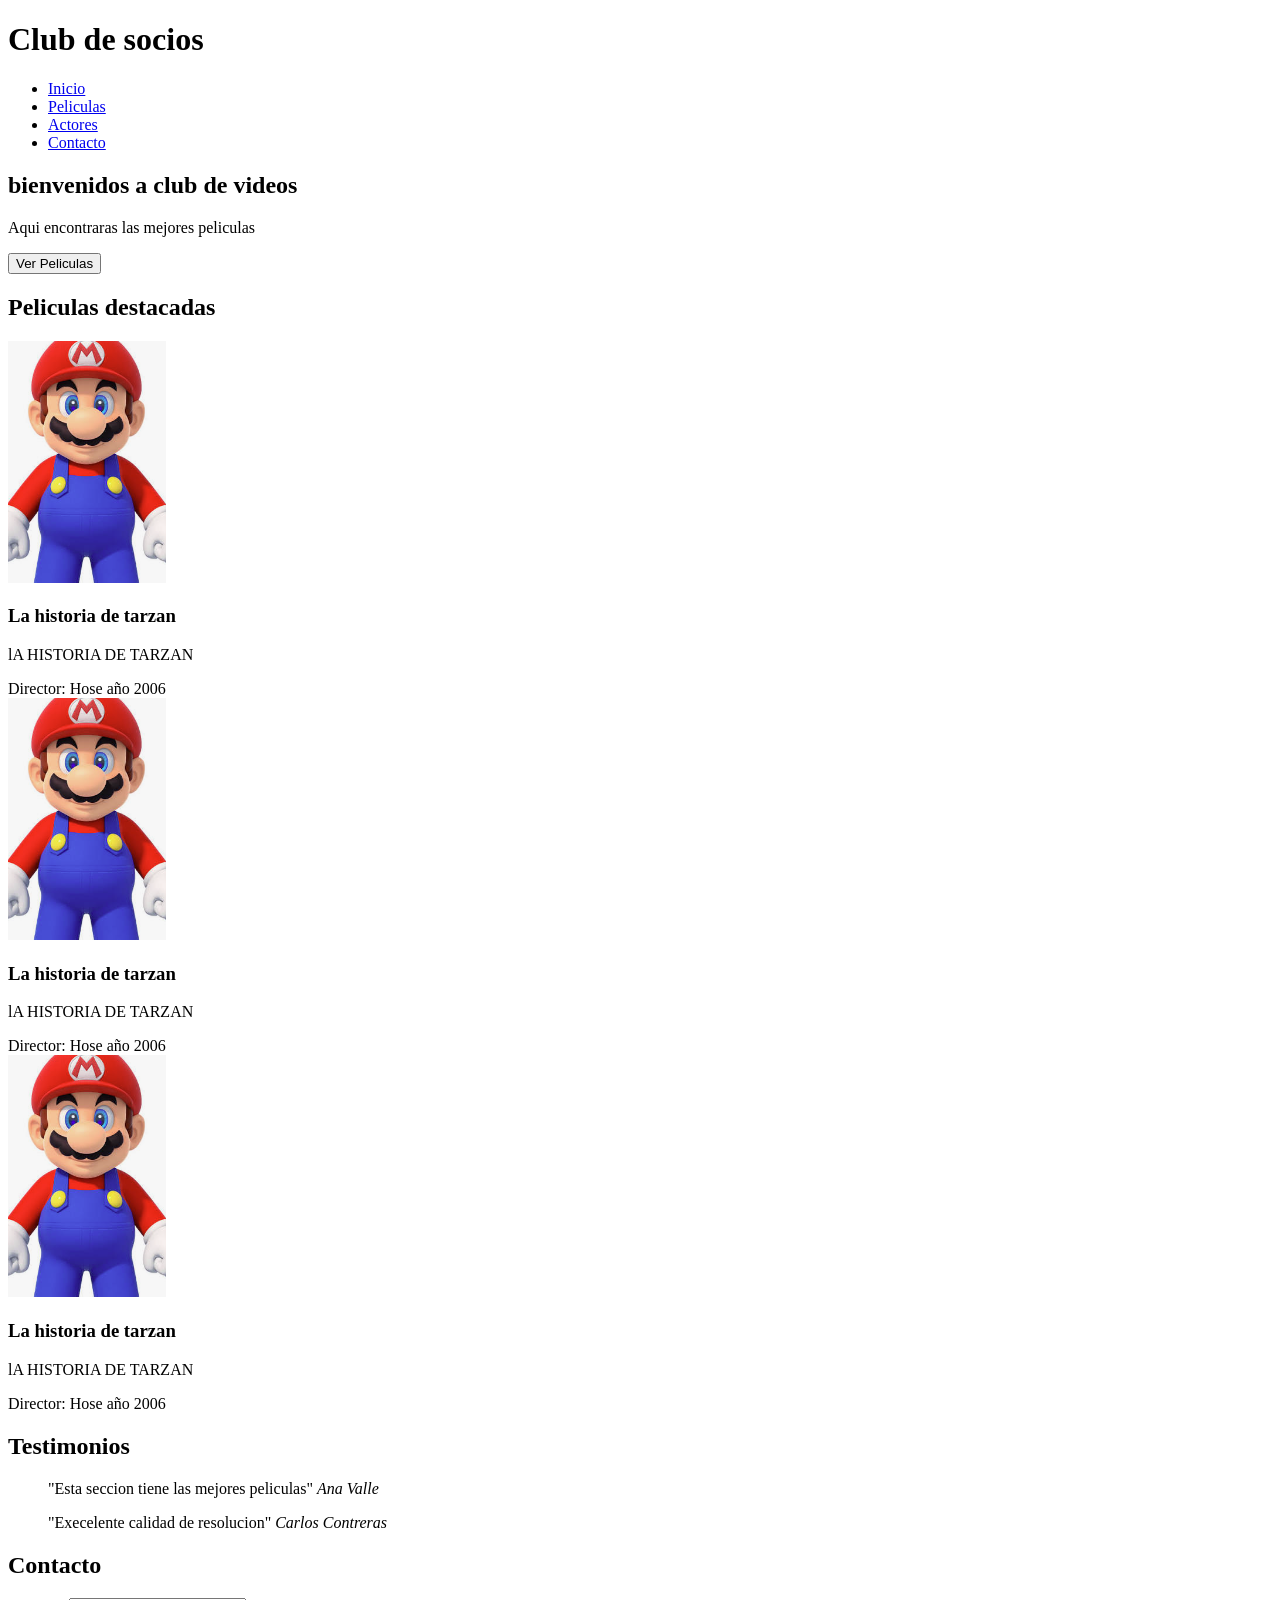
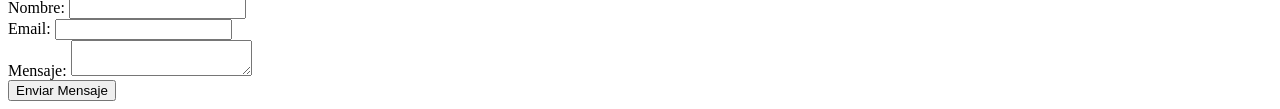
<file: index.html>
<!DOCTYPE html>
<html lang="en">
<head>
    <meta charset="UTF-8">
    <meta name="viewport" content="width=device-width, initial-scale=1.0">
    <meta name="Description" content="Club de video"> 
    <meta name="keywords" content="peliculas, videos, cine, series">
    <meta property="og:title" content="Club de socios">
    <meta name="Samuel Luna" conctent="Club de socios"> 

    <meta property="og:title" content="Club de socios - el mejor lugar para ver peliculas">
    <meta property="og:image" content="http:// club de socios">
    <meta property="og:type" content="website">
    <meta property="og:site_name" content="Club de socios">

    <meta name="twitter: title" conctent="Club de socios - el mejor lugar para ver peliculas"> 
     <meta name="twitter: description" conctent="Las mejores peliculas y videos"> 


    <meta>
    <meta>
    <title>Club de socios</title>

</head>
<body>
    <header>
        <div class="logo">
            <h1>Club de socios</h1>
        </div>
        <nav>
            <ul>
                <li><a href="#inicio">Inicio</a></li><!--  -->
                <li><a href="#peliculas">Peliculas</a></li>
                <li><a href="#actores">Actores</a></li>
                <li><a href="#Contacto">Contacto</a></li>
            </ul>
        </nav>
        
    </header>
    <main> 
        <main>
            <section id="inicio">
                <h2>bienvenidos a club de videos</h2>
                <p>Aqui encontraras las mejores peliculas</p>
                <button>Ver Peliculas</button>
            </section>
            <section id="peliculas">
                <h2>Peliculas destacadas</h2>
                <article itemscope itemtype="https://mipagina/movie">
                    <img src="images/mario.png" alt="pelicula animada" itemprop="Pelicula animada"><!-- aui sirve para poner imganenes -->
                    <h3 itemprop="name"> La historia de tarzan</h3>
                    <p itemprop="description"> lA HISTORIA DE TARZAN</p>
                    <SPAN itemprop="director">Director: Hose</SPAN>
                    <span itemprop="published">año 2006</span>
                </article>
                <article itemscope itemtype="https://mipagina/movie">
                    <img src="images/mario.png" alt="pelicula animada" itemprop="Pelicula animada"><!-- aui sirve para poner imganenes -->
                    <h3 itemprop="name"> La historia de tarzan</h3>
                    <p itemprop="description"> lA HISTORIA DE TARZAN</p>
                    <SPAN itemprop="director">Director: Hose</SPAN>
                    <span itemprop="published">año 2006</span>
                </article>
                <article itemscope itemtype="https://mipagina/movie">
                    <img src="images/mario.png" alt="pelicula animada" itemprop="Pelicula animada"><!-- aui sirve para poner imganenes -->
                    <h3 itemprop="name"> La historia de tarzan</h3>
                    <p itemprop="description"> lA HISTORIA DE TARZAN</p>
                    <SPAN itemprop="director">Director: Hose</SPAN>
                    <span itemprop="published">año 2006</span>
                </article>
                <article>

                </article>
                <article>

                </article>
            </section>
            <section id="testimonios">
                <h2>Testimonios</h2>
                <blockquote>
                    "Esta seccion tiene las mejores peliculas"
                    <cite>Ana Valle</cite>
                </blockquote>
                 <blockquote>
                    "Execelente calidad de resolucion"
                    <cite>Carlos Contreras</cite>
                </blockquote>
            </section>
            <section id="contacto">
                <h2>Contacto</h2>
                <form action="#" metodo="Post">
                    <div>
                        <label for="nombre">Nombre:</label>
                        <input type="text" id="nombre" name="nombre" required minlength="3">
                    </div>
                    <div>
                        <label for="email">Email:</label>
                        <input type="email" id="email" name="email" required>
                    </div>
                    <div>
                        <label for="mensaje">Mensaje:</label>
                        <textarea name="mensaje" id="mensaje" required minlength="15"></textarea>
                    </div>
                    <div>
                        <input type="submit" value="Enviar Mensaje">
                    </div>
                </form>

            </section>
        </main>
    </main>
</body>
</html>
</file>
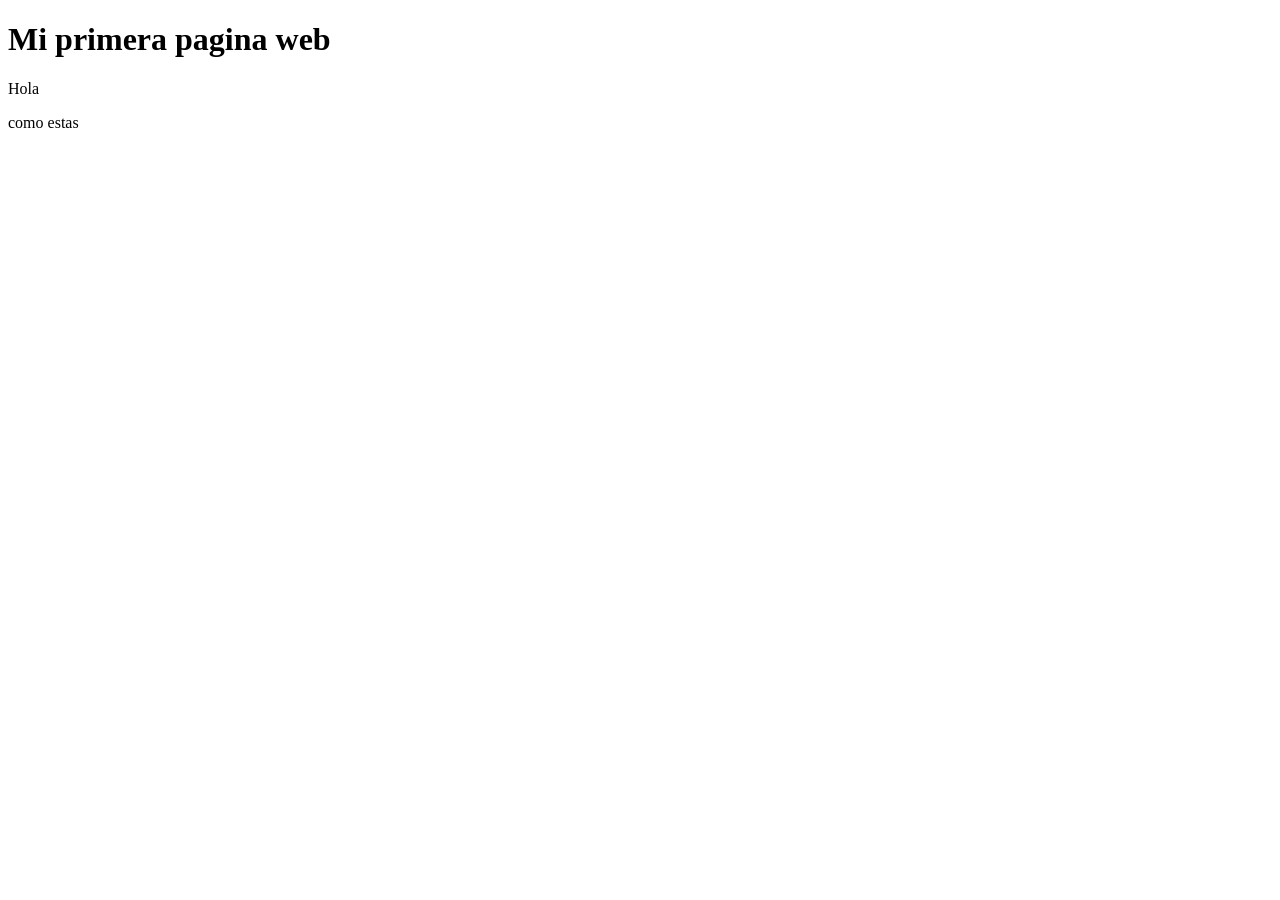
<file: ejercicio1.html>
<!DOCTYPE html>
<html lang="en">
<head>
    <meta charset="UTF-8">
    <meta name="viewport" content="width=device-width, initial-scale=1.0">
    <title>Document</title>
</head>
<body>
    <h1>Mi primera pagina web</h1>
    <p>Hola</p>
    <p>como estas</p>
</body>
</html>
</file>
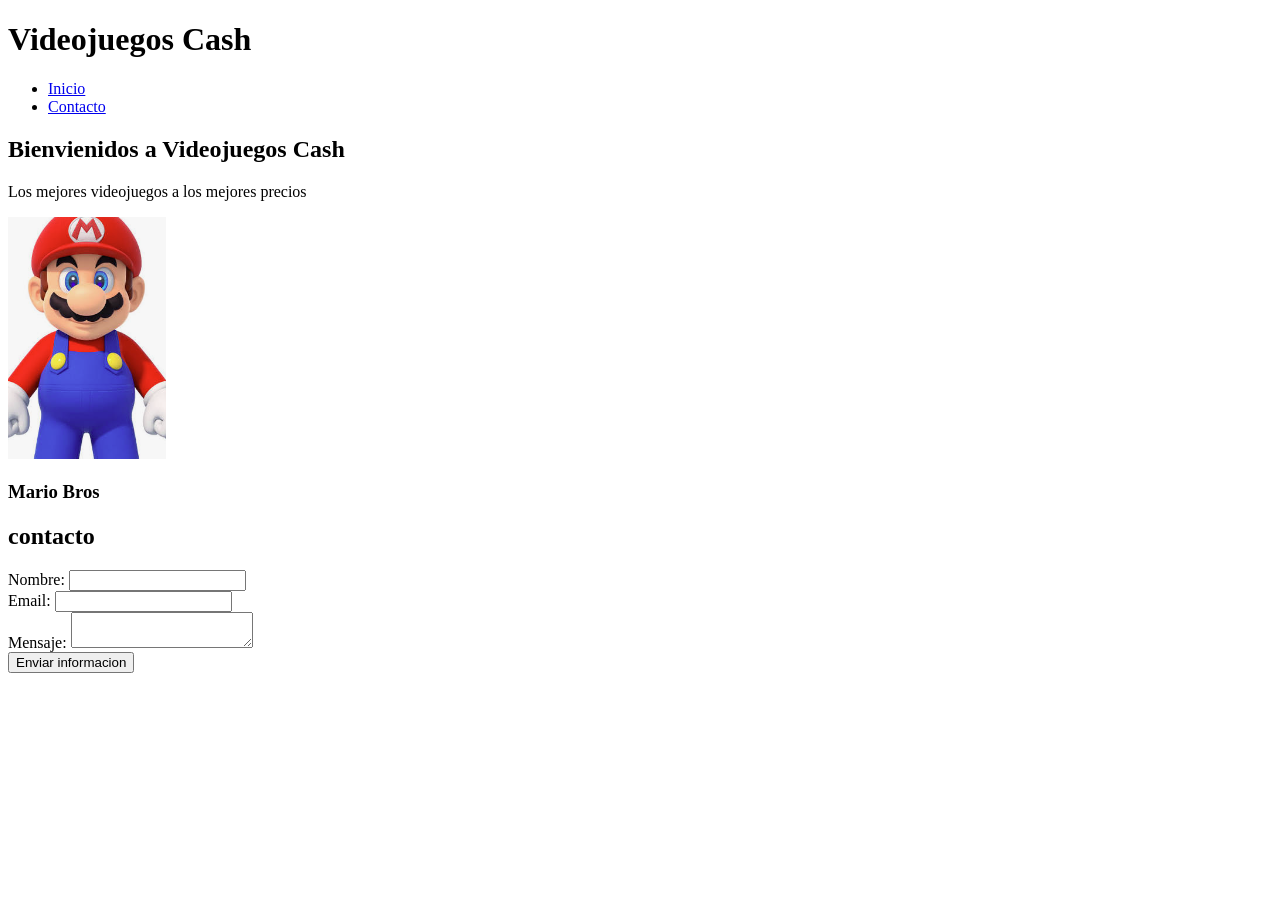
<file: ejercicio4.html>
<!DOCTYPE html>
<html lang="en">
<head>
    <meta charset="UTF-8">
    <meta name="viewport" content="width=device-width, initial-scale=1.0">
    <title>Document</title>
</head>
<body>
    <header>
        <div clas="logo">
            <h1>Videojuegos Cash</h1>
        </div>
         <nav>
            <ul>
                <li><a href="#inicio">Inicio</a></li>
                <li><a href="#contacto">Contacto</a></li>
            </ul>
         </nav>
    </header>
    <main>
        <section id="inicio">
            <h2>Bienvienidos a Videojuegos Cash</h2>
            <p>Los mejores videojuegos a los mejores precios</p>
            <article itemscope itemtype="https://es.wikipedia.org/wiki/Wiki">
                <img src="images/mario.png" alt="Videojuego" itemprop="Videojuego de mario">
                <h3>Mario Bros</h3>
            </article>
        </section>
        <section id="contacto">
            <h2>contacto</h2>
            <form action="#" metodo="post">
                <div>
                        <label for="nombre">Nombre:</label>
                        <input type="text" id="nombre" name="nombre" required minlength="3">
                    </div>
                    <div>
                        <label for="email">Email:</label>
                        <input type="email" id="email" name="email" required>
                    </div>
                    <div>
                        <label for="mensaje">Mensaje:</label>
                        <textarea name="mensaje" id="mensaje" required minlength="15"></textarea>
                    </div>
                    <div>
                        <button>Enviar informacion</button>
                    </div>
            </form>
        </section>
    </main>
    
</body>
</html>
</file>
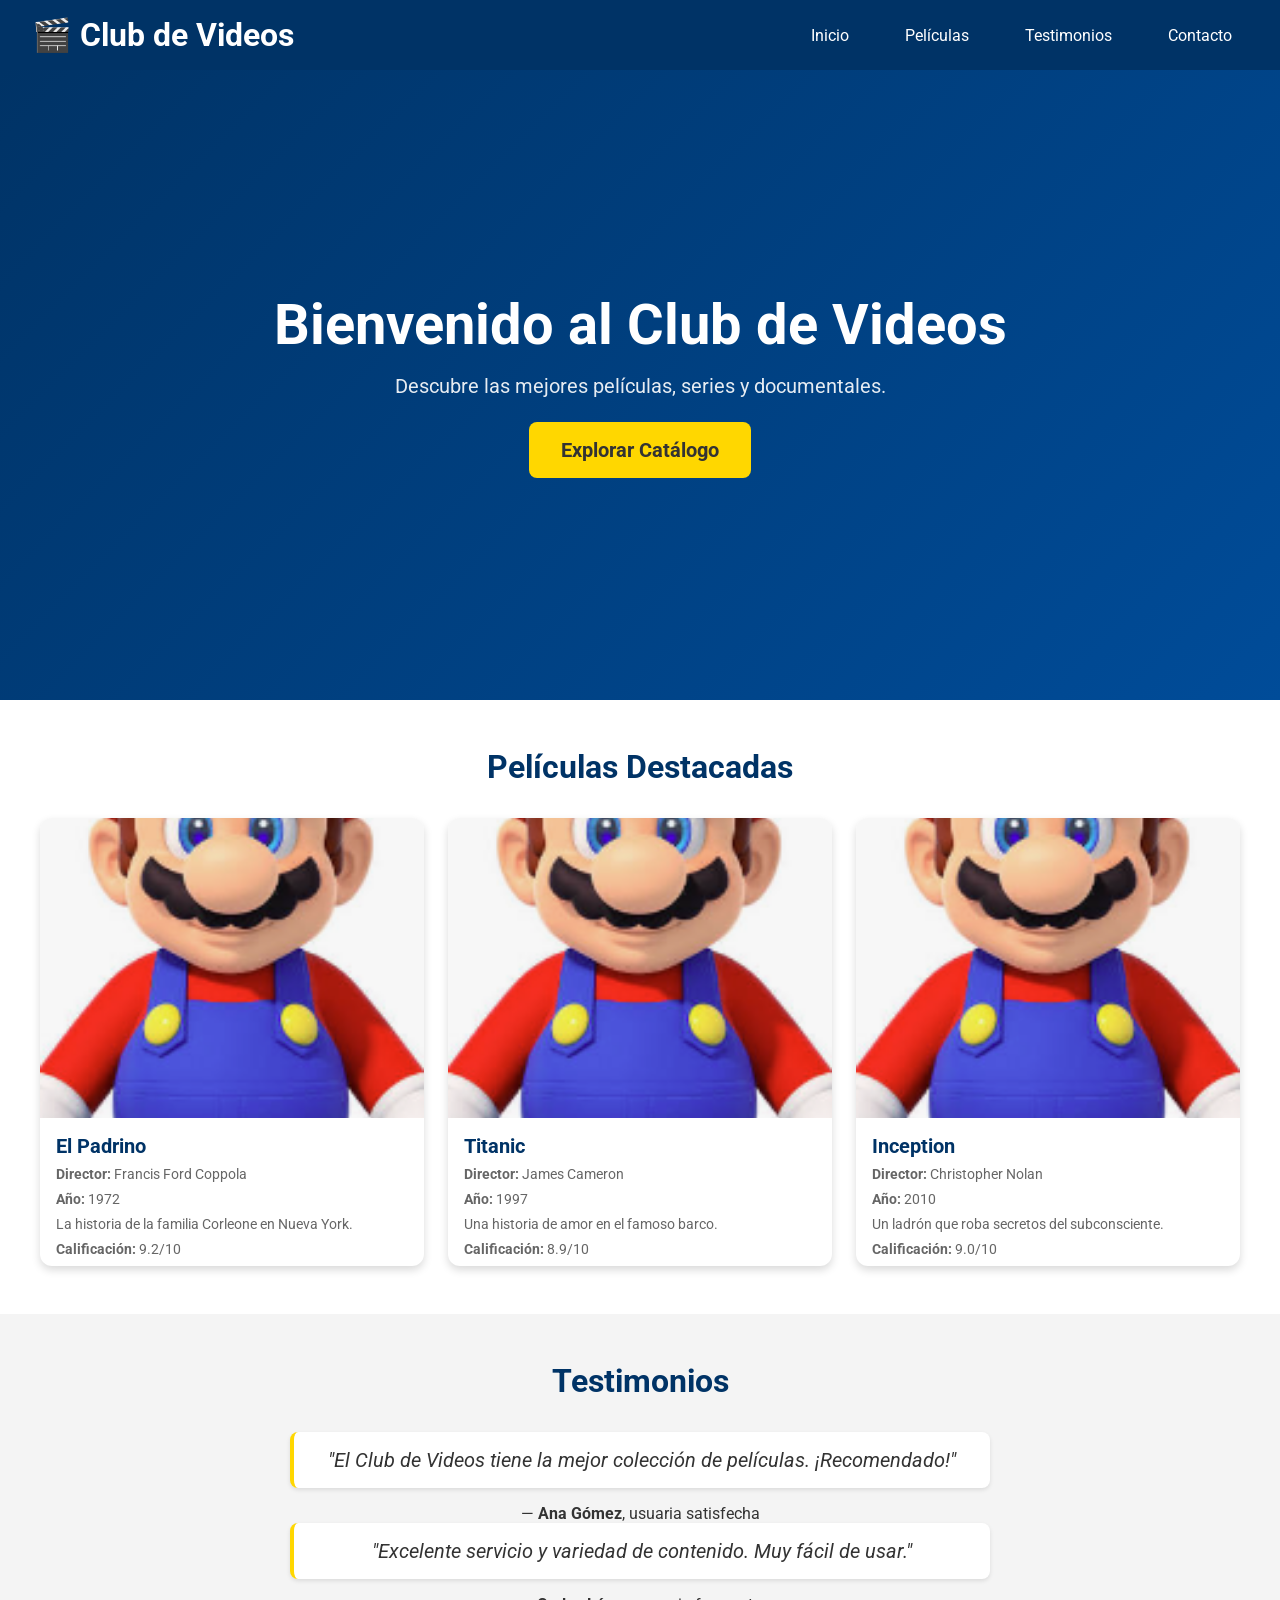
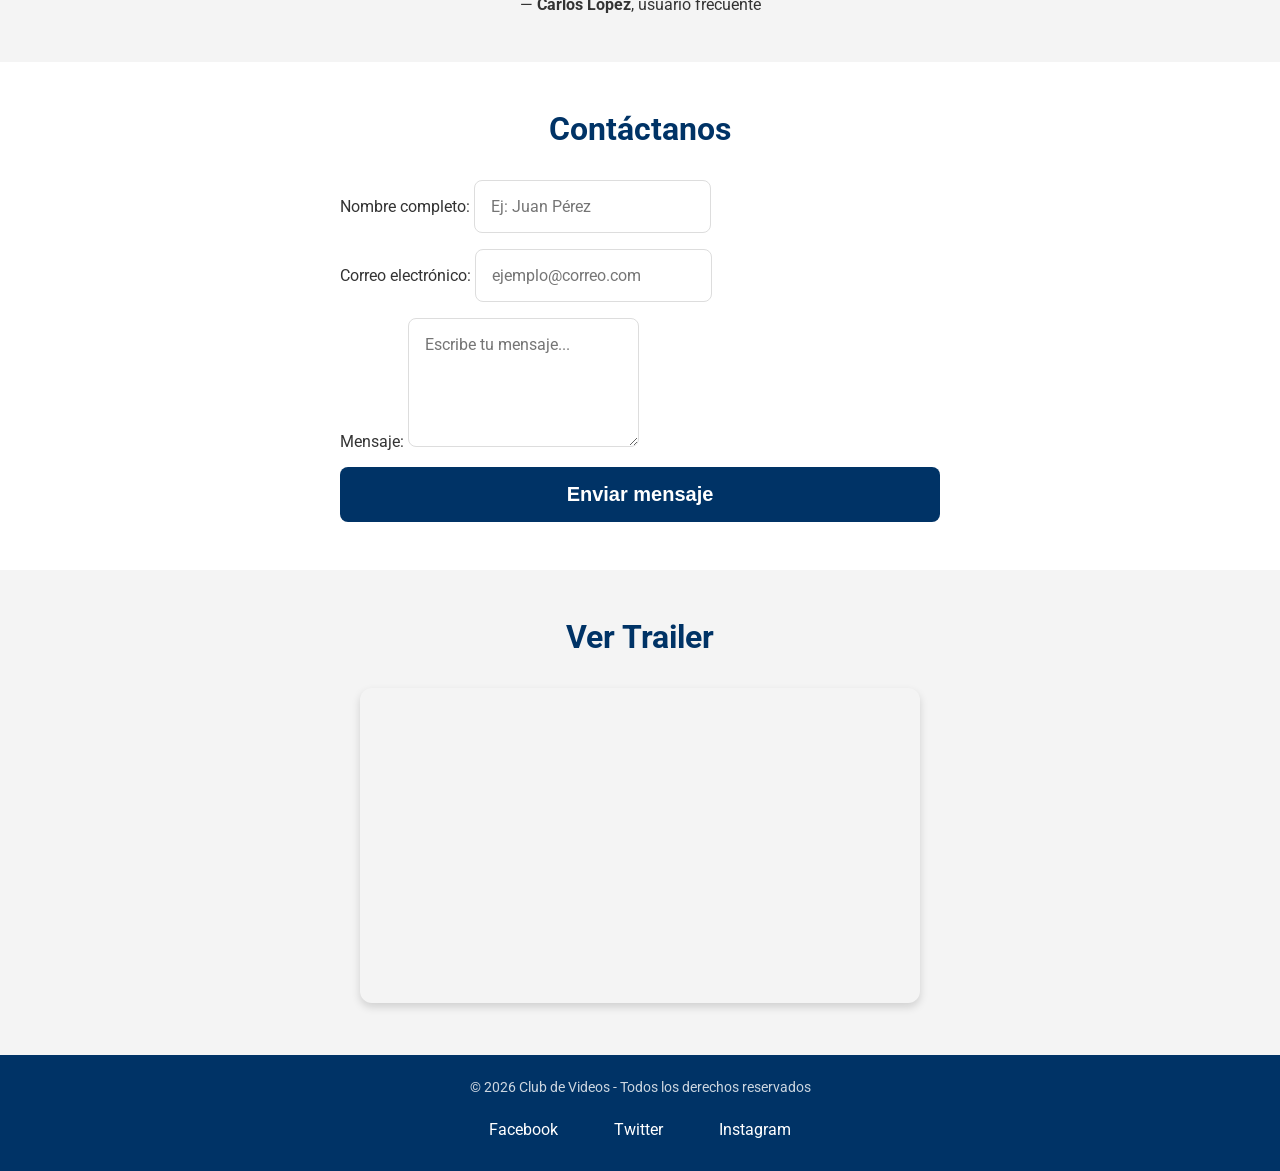
<file: index0.html>
<!DOCTYPE html>
<html lang="es">
<head>
    <meta charset="UTF-8">
    <meta name="viewport" content="width=device-width, initial-scale=1.0">
    <title>Club de Videos - Las mejores películas</title>
    <meta name="description" 
          content="Club de Videos: Disfruta de las mejores películas, series y documentales. ¡Suscríbete ahora!">
    <meta name="keywords" 
          content="películas, series, documentales, cine, entretenimiento, club de videos">
    <meta name="author" content="Club de Videos">
    <meta name="robots" content="index, follow">
    <meta property="og:title" content="Club de Videos">
    <meta property="og:description" 
          content="Disfruta de las mejores películas, series y documentales.">
    <meta property="og:image" content="https://clubvideos.com/og-image.jpg">
    <meta property="og:url" content="https://clubvideos.com">
    <meta property="og:type" content="website">
    <meta property="og:site_name" content="Club de Videos">
    <link rel="icon" href="assets/images/favicon.ico" type="image/x-icon">
    <link href="https://fonts.googleapis.com/css2?family=Roboto:wght@300;400;700&display=swap" 
          rel="stylesheet">
    <link rel="stylesheet" href="style.css">
</head>
<body>
    <header>
        <h1 >🎬 Club de Videos</h1>
        <nav>
            <ul>
                <li><a href="#inicio">Inicio</a></li>
                <li><a href="#peliculas">Películas</a></li>
                <li><a href="#testimonios">Testimonios</a></li>
                <li><a href="#contacto">Contacto</a></li>
            </ul>
        </nav>
    </header>
    <main>
        <section id="inicio">
            <h2>Bienvenido al Club de Videos</h2>
            <p>Descubre las mejores películas, series y documentales.</p>
            <a href="#peliculas">Explorar Catálogo</a>
        </section>
        <section id="peliculas">
            <h2>Películas Destacadas</h2>
            <div class="peliculas-grid">
                <article itemscope itemtype="https://schema.org/Movie">
                    <img itemprop="image" 
                         src="assets/images/mario.png" 
                         alt="Cartel de la película El Padrino">
                    <h3 itemprop="name">El Padrino</h3>
                    <p><strong>Director:</strong> <span itemprop="director">Francis Ford Coppola</span></p>
                    <p><strong>Año:</strong> <span itemprop="datePublished">1972</span></p>
                    <p itemprop="description">La historia de la familia Corleone en Nueva York.</p>
                    <p><strong>Calificación:</strong> 
                        <span itemprop="aggregateRating" itemscope itemtype="https://schema.org/AggregateRating">
                            <span itemprop="ratingValue">9.2</span>/10
                        </span>
                    </p>
                </article>
                <article itemscope itemtype="https://schema.org/Movie">
                    <img itemprop="image" 
                         src="assets/images/mario.png" 
                         alt="Cartel de la película Titanic">
                    <h3 itemprop="name">Titanic</h3>
                    <p><strong>Director:</strong> <span itemprop="director">James Cameron</span></p>
                    <p><strong>Año:</strong> <span itemprop="datePublished">1997</span></p>
                    <p itemprop="description">Una historia de amor en el famoso barco.</p>
                    <p><strong>Calificación:</strong> 
                        <span itemprop="aggregateRating" itemscope itemtype="https://schema.org/AggregateRating">
                            <span itemprop="ratingValue">8.9</span>/10
                        </span>
                    </p>
                </article>
                <article itemscope itemtype="https://schema.org/Movie">
                    <img itemprop="image" 
                         src="assets/images/mario.png" 
                         alt="Cartel de la película Inception">
                    <h3 itemprop="name">Inception</h3>
                    <p><strong>Director:</strong> <span itemprop="director">Christopher Nolan</span></p>
                    <p><strong>Año:</strong> <span itemprop="datePublished">2010</span></p>
                    <p itemprop="description">Un ladrón que roba secretos del subconsciente.</p>
                    <p><strong>Calificación:</strong> 
                        <span itemprop="aggregateRating" itemscope itemtype="https://schema.org/AggregateRating">
                            <span itemprop="ratingValue">9.0</span>/10
                        </span>
                    </p>
                </article>
            </div>
        </section>
        <section id="testimonios">
            <h2>Testimonios</h2>
            <blockquote>
                "El Club de Videos tiene la mejor colección de películas. ¡Recomendado!"
            </blockquote>
            <p>— <strong>Ana Gómez</strong>, usuaria satisfecha</p>
            
            <blockquote>
                "Excelente servicio y variedad de contenido. Muy fácil de usar."
            </blockquote>
            <p>— <strong>Carlos López</strong>, usuario frecuente</p>
        </section>
        <section id="contacto">
            <h2>Contáctanos</h2>
            <form action="/api/contacto" method="POST">
                <div>
                    <label for="nombre">Nombre completo:</label>
                    <input type="text" 
                           id="nombre" 
                           name="nombre" 
                           required 
                           minlength="3" 
                           maxlength="50" 
                           placeholder="Ej: Juan Pérez">
                </div>
                <div>
                    <label for="email">Correo electrónico:</label>
                    <input type="email" 
                           id="email" 
                           name="email" 
                           required 
                           placeholder="ejemplo@correo.com">
                </div>
                <div>
                    <label for="mensaje">Mensaje:</label>
                    <textarea id="mensaje" 
                              name="mensaje" 
                              required 
                              minlength="10" 
                              rows="5" 
                              placeholder="Escribe tu mensaje..."></textarea>
                </div>
                <button type="submit">Enviar mensaje</button>
            </form>
        </section>
    </main>
    <section id="trailers">
        <h2>Ver Trailer</h2>
        <iframe width="560" height="315" src="https://www.youtube.com/embed/8DVYLMyz0IU?si=yP3YvfYoBlnf5H3y" title="YouTube video player" frameborder="0" allow="accelerometer; autoplay; clipboard-write; encrypted-media; gyroscope; picture-in-picture; web-share" referrerpolicy="strict-origin-when-cross-origin" allowfullscreen></iframe>
    </section>
    <footer>
        <p>&copy; 2026 Club de Videos - Todos los derechos reservados</p>
        <!-- Enlaces a redes sociales (se estilarán en la Semana 3) -->
        <div class="social-links">
            <a href="#">Facebook</a>
            <a href="#">Twitter</a>
            <a href="#">Instagram</a>
        </div>
    </footer>
    
</body>
</html>
</file>
<file: style.css>
:root {/*seudoclase*/
    --color-primary: #003366;
    --color-primary-light: #004c99;
    --color-secondary: #ffd700;
    --color-background: #f4f4f4;
    --color-text: #333333;
    --color-text-light: #666666;
    --color-white: #ffffff;

    --spacing-small: 8px;
    --spacing-medium: 16px;
    --spacing-large: 24px;
    --spacing-xl: 32px;
    --spacing-xxl: 48px;

    --font-family: 'Roboto', Arial, sans-serif;
    --font-size-base: 16px;
    --font-size-large: 1.25rem;
    --font-size-xl: 2rem;
    --font-size-xxl: 3.5rem;

    --shadow-small: 0 2px 4px rgba(0,0,0,0.1);/* sombreados */
    --shadow-medium: 0 4px 8px rgba(0,0,0,0.15);
    --shadow-hover: 0 8px 24px rgba(0,0,0,0.25);

    --transition-fast: 0.2s ease;
    --transition-medium: 0.3s ease;/* tiempo de duracion y aceleracion de la animacion */
}

* { /* selector universal, afecta toda la pagina */
    margin: 0;/* margen exterior 0*/
    padding: 0;/* margen interior o de relleno 0*/
    box-sizing: border-box;/* se asegura que todo sigue el padding y margin anteriormente establecidos*/
}

body {
    font-family: var(--font-family);/*para llamar a la variables*/
    font-size: var(--font-size-base);
    color: var(--color-text);
    background-color: var(--color-background);
}

header {
    display: flex;/*greed vs flex*/
    justify-content: space-between;
    align-items: center;
    padding: var(--spacing-medium) var(--spacing-xl);
    background-color: var(--color-primary);
    color: var(--color-white);
    box-shadow: var(--shadow-small);
}

header h1 {
    font-size: var(--font-size-xl);
    font-weight: 700;
    color: var(--color-white);
}

nav ul{
    display: flex;
    list-style: none;
    gap:var(--spacing-large);
    
}


nav ul li a {
    color: var(--color-white);
    text-decoration: none;
    padding: var(--spacing-small) var(--spacing-medium);
    border-radius: 4px;
    transition: all var(--transition-fast);
}

nav ul li a:hover {/* se aplica cuando el raton pasa por encima del elemento*/
    background-color: rgba(255, 255, 255, 0.5);/*cuarto elemento transparencia */
    color: var(--color-secondary);
}

#inicio {
    display: flex;
    flex-direction: column;
    justify-content: center;
    align-items: center;
    text-align: center;
    padding: var(--spacing-xxl) var(--spacing-xl);
    min-height: 60vh;
    background: linear-gradient(
        135deg,/*investigar*/
        var(--color-primary),
        var(--color-primary-light)
    );
    color: var(--color-white);
}

#inicio h2 {
    font-size: var(--font-size-xxl);
    font-weight: 700;
    margin-bottom: var(--spacing-medium);/**/
    animation: fadeIn 1.5s ease-in-out; /*tiempo que tarda la animacion, hace que se muevan las letras*/
}

#inicio p {
    font-size: var(--font-size-large);
    margin-bottom: var(--spacing-large);
    opacity: 0.9;/*opacidad*/
    animation: slideIn 1.8s ease-out; /* animacion de caida*/
}


#inicio a {
    display: inline-block;
    background-color: var(--color-secondary);
    color: var(--color-text);
    padding: var(--spacing-medium) var(--spacing-xl);
    border-radius: 8px;
    text-decoration: none;
    font-weight: 700;
    font-size: var(--font-size-large);
    transition: all var(--transition-medium);
    animation: fadeIn 2s ease-in-out;
}

#inicio a:hover {

    transform: scale(1.05);/*aumenta el tamano del boton un 5%*/

    box-shadow: var(--shadow-medium);

    background-color: #ffed4a;
}

#peliculas {

    padding: var(--spacing-xxl) var(--spacing-xl);

    background-color: var(--color-white);
}

#peliculas h2 {

    font-size: var(--font-size-xl);

    color: var(--color-primary);

    text-align: center;

    margin-bottom: var(--spacing-xl);
}

.peliculas-grid {/*clase peliculas grid*/

    display: flex;

    flex-wrap: wrap;

    justify-content: center;

    gap: var(--spacing-large);

    max-width: 1200px;

    margin: 0 auto;
}

.peliculas-grid article {

    display: flex;

    flex-direction: column;

    flex: 1;

    min-width: 250px;

    max-width: 300px;

    background-color: var(--color-white);

    border-radius: 12px;

    box-shadow: var(--shadow-medium);

    overflow: hidden;

    transition: all var(--transition-medium);
}

.peliculas-grid article:hover {

    transform: translateY(-8px); /*desplaza la imagen hacia arriba, la subida es - y la bajada +*/

    box-shadow: var(--shadow-hover);
}

.peliculas-grid article img {

    width: 100%;

    height: 300px;

    object-fit: cover;/*Reajusta el tama;o la imagen en su lugar asignado*/

    object-position: center;
}

.peliculas-grid article h3 {

    font-size: var(--font-size-large);

    color: var(--color-primary);

    padding: var(--spacing-medium) var(--spacing-medium) var(--spacing-small);
}

.peliculas-grid article p {

    color: var(--color-text-light);

    padding: 0 var(--spacing-medium) var(--spacing-small);

    font-size: 0.9rem;
}

#testimonios {

    padding: var(--spacing-xxl) var(--spacing-xl);

    background-color: var(--color-background);

    text-align: center;
}

#testimonios h2 {

    font-size: var(--font-size-xl);

    color: var(--color-primary);

    margin-bottom: var(--spacing-xl);
}

#testimonios blockquote {

    font-size: var(--font-size-large);

    font-style: italic;

    max-width: 700px;/*ancho*/

    margin: 0 auto var(--spacing-medium);

    padding: var(--spacing-medium);

    border-left: 4px solid var(--color-secondary);

    background-color: var(--color-white);

    border-radius: 8px;

    box-shadow: var(--shadow-small);
}

#contacto {

    padding: var(--spacing-xxl) var(--spacing-xl);

    background-color: var(--color-white);
}

#contacto h2 {

    font-size: var(--font-size-xl);

    color: var(--color-primary);

    text-align: center;

    margin-bottom: var(--spacing-xl);
}

form {

    max-width: 600px;

    margin: 0 auto;

    display: flex;

    flex-direction: column;

    gap: var(--spacing-medium);
}

form input,
form textarea {

    padding: var(--spacing-medium);

    border: 1px solid #ddd;

    border-radius: 8px;

    font-size: var(--font-size-base);

    font-family: var(--font-family);

    transition: border-color var(--transition-fast);
}

form input:focus,/*estilo que se aplica cuando estamos dentro del input o textarea*/
form textarea:focus {

    outline: none;

    border-color: var(--color-primary);

    box-shadow: 0 0 0 3px rgba(0, 51, 102, 0.2);
}

form textarea {

    resize: vertical;

    min-height: 120px;
}

form button {

    background-color: var(--color-primary);

    color: var(--color-white);

    padding: var(--spacing-medium);

    border: none;

    border-radius: 8px;

    font-weight: 700;

    font-size: var(--font-size-large);

    cursor: pointer;/*cambia el raton por una manito cuando apuntamos al boton*/

    transition: all var(--transition-medium);
}

form button:hover {

    background-color: var(--color-secondary);

    color: var(--color-text);

    transform: scale(1.02);

    box-shadow: var(--shadow-medium);
}

#trailers {

    padding: var(--spacing-xxl) var(--spacing-xl);

    text-align: center;

    background-color: var(--color-background);
}

#trailers h2 {

    font-size: var(--font-size-xl);

    color: var(--color-primary);

    margin-bottom: var(--spacing-xl);
}

#trailers iframe {/* nos permite cololar algun documento o vide dentro de la pagina web*/

    max-width: 100%;

    border-radius: 12px;

    box-shadow: var(--shadow-medium);
}

footer {

    background-color: var(--color-primary);

    color: var(--color-white);

    padding: var(--spacing-large) var(--spacing-xl);

    text-align: center;
}

footer p {

    font-size: 0.9rem;

    opacity: 0.8;

    margin-bottom: var(--spacing-medium);
}

footer .social-links {

    display: flex;

    justify-content: center;

    gap: var(--spacing-large);
}

footer .social-links a {

    color: var(--color-white);

    text-decoration: none;

    padding: var(--spacing-small) var(--spacing-medium);

    border-radius: 4px;

    transition: all var(--transition-fast);
}

footer .social-links a:hover {

    background-color: rgba(255, 255, 255, 0.1);

    color: var(--color-secondary);
}

@media (min-width: 768px) {/*si la pantalla cumple este dimension, de aplica los siguientes estilos*/

    #inicio {
        min-height: 50vh;

        padding: var(--spacing-xxl) var(--spacing-xxl);
    }

    #inicio h2 {
        font-size: 3rem;
    }

    .peliculas-grid {

        display: grid;

        grid-template-columns: repeat(2, 1fr);

        gap: var(--spacing-large);
    }

    .peliculas-grid article {

        min-width: 0;

        max-width: 100%;
    }
}

@media (min-width: 1024px) {

    #inicio {
        min-height: 70vh;/*altura minima que un elemento ocupara en la pantalla, 
        como es vh, se refiere a un celular o algo similar, entonces ocupara el 70%*/
    }

    #inicio h2 {
        font-size: var(--font-size-xxl);
    }

    .peliculas-grid {

        grid-template-columns: repeat(3, 1fr);/* se va a divdir en 3 columnas, todos de la misma dimension*/
    }
}

@media (max-width: 480px) {

    header {

        flex-direction: column;

        text-align: center;

        padding: var(--spacing-medium);
    }

    header h1 {

        font-size: var(--font-size-large);

        margin-bottom: var(--spacing-small);
    }

    nav ul {

        flex-direction: column;

        gap: var(--spacing-small);
    }

    nav ul li a {

        display: block;

        padding: var(--spacing-small);
    }

    #inicio {

        padding: var(--spacing-large);

        min-height: 40vh;
    }

    #inicio h2 {
        font-size: var(--font-size-xl);
    }

    #inicio p {
        font-size: var(--font-size-base);
    }

    #inicio a {
        padding: var(--spacing-small) var(--spacing-large);
        font-size: var(--font-size-base);
    }

    .peliculas-grid {

        flex-direction: column;

        align-items: center;
    }

    .peliculas-grid article {

        max-width: 100%;
        width: 100%;
    }

    .peliculas-grid article img {
        height: 200px;
    }

    #trailers iframe {
        height: 200px;
    }
}

@keyframes fadeIn {/*la animacion aparece desde arriba*/

    0% {

        opacity: 0;

        transform: translateY(-20px);/*hasta llegar a su posicion final + unos 20 pixeles hacia abajo*/
    }

    100% {

        opacity: 1;

        transform: translateY(0);/*posicion original*/
    }
}

@keyframes slideIn {/*entrada desde la isquierda*/

    0% {

        opacity: 0;

        transform: translateX(-50px);
    }

    100% {

        opacity: 1;

        transform: translateX(0);
    }
}

.peliculas-grid article:nth-child(1) {/*orden de llegada*/

    animation: fadeIn 0.5s ease-out;
}

.peliculas-grid article:nth-child(2) {

    animation: fadeIn 0.7s ease-out;
}

.peliculas-grid article:nth-child(3) {

    animation: fadeIn 0.9s ease-out;
}
</file>
